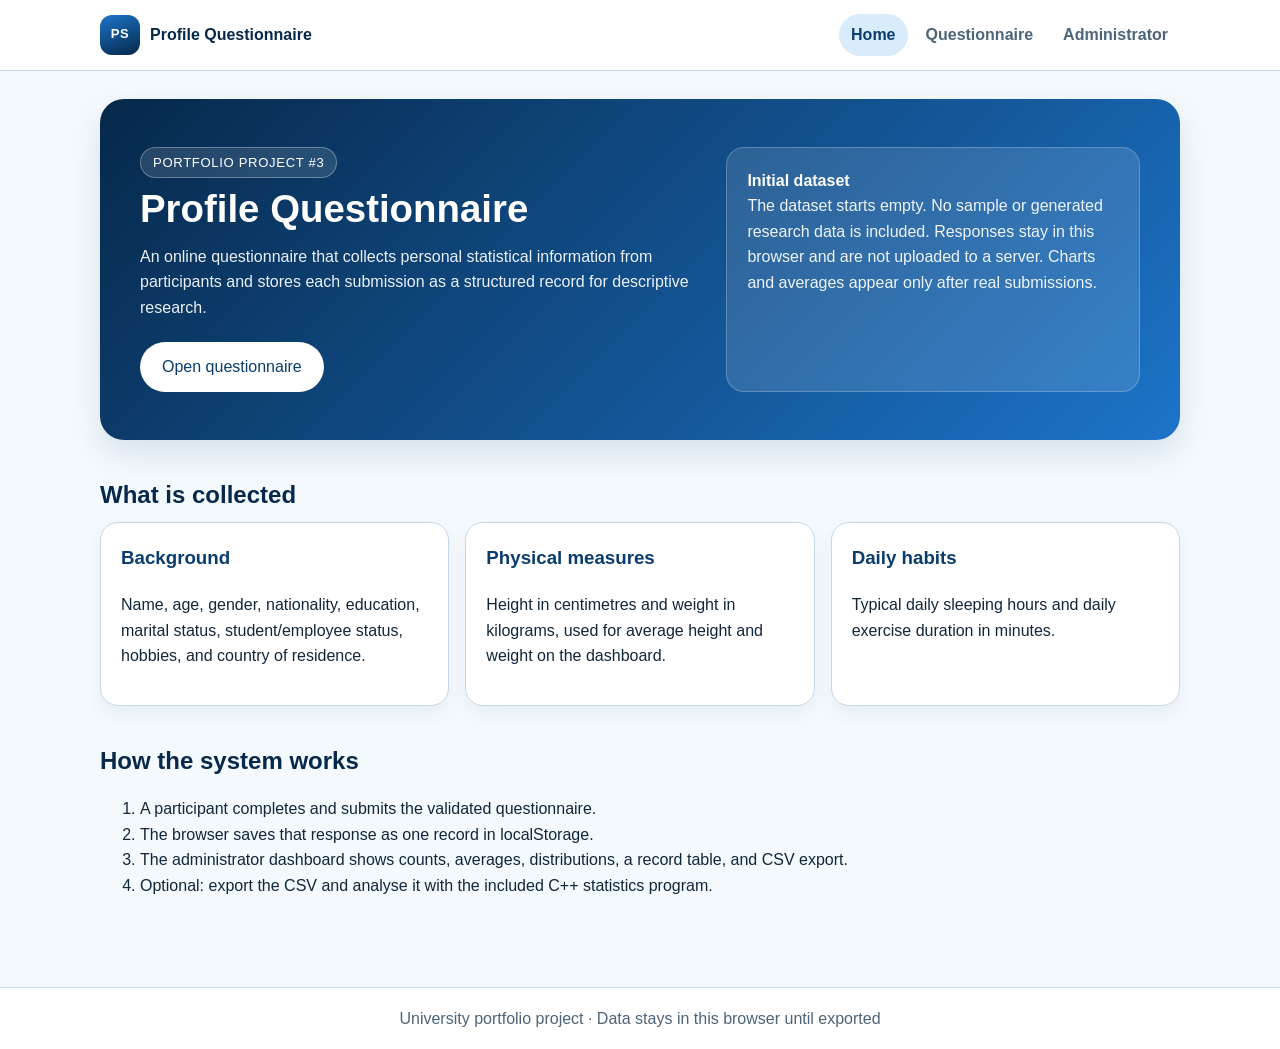
<file: index.html>
<!DOCTYPE html>
<html lang="en">
<head>
  <meta charset="UTF-8">
  <meta name="viewport" content="width=device-width, initial-scale=1.0">
  <title>Profile Questionnaire | Portfolio Project #3</title>
  <link rel="stylesheet" href="css/styles.css">
</head>
<body>
  <a class="skip-link" href="#main">Skip to content</a>
  <header class="site-header">
    <div class="nav-wrap">
      <a class="brand" href="index.html">
        <span class="brand-mark">PS</span>
        <span>Profile Questionnaire</span>
      </a>
      <button class="menu-toggle" type="button" aria-expanded="false">Menu</button>
      <nav class="nav-links">
        <a href="index.html" aria-current="page">Home</a>
        <a href="questionnaire.html">Questionnaire</a>
        <a href="admin.html">Administrator</a>
      </nav>
    </div>
  </header>

  <main id="main" class="page">
    <section class="hero">
      <div>
        <span class="eyebrow">Portfolio Project #3</span>
        <h1>Profile Questionnaire</h1>
        <p>
          An online questionnaire that collects personal statistical information from participants
          and stores each submission as a structured record for descriptive research.
        </p>
        <a class="btn btn-primary" href="questionnaire.html">Open questionnaire</a>
      </div>
      <div class="hero-card">
        <strong>Initial dataset</strong>
        <p>The dataset starts empty. No sample or generated research data is included. Responses stay in this browser and are not uploaded to a server. Charts and averages appear only after real submissions.</p>
      </div>
    </section>

    <section class="section">
      <h2>What is collected</h2>
      <div class="cards">
        <article class="card">
          <h3>Background</h3>
          <p>Name, age, gender, nationality, education, marital status, student/employee status, hobbies, and country of residence.</p>
        </article>
        <article class="card">
          <h3>Physical measures</h3>
          <p>Height in centimetres and weight in kilograms, used for average height and weight on the dashboard.</p>
        </article>
        <article class="card">
          <h3>Daily habits</h3>
          <p>Typical daily sleeping hours and daily exercise duration in minutes.</p>
        </article>
      </div>
    </section>

    <section class="section">
      <h2>How the system works</h2>
      <ol>
        <li>A participant completes and submits the validated questionnaire.</li>
        <li>The browser saves that response as one record in localStorage.</li>
        <li>The administrator dashboard shows counts, averages, distributions, a record table, and CSV export.</li>
        <li>Optional: export the CSV and analyse it with the included C++ statistics program.</li>
      </ol>
    </section>
  </main>

  <footer class="site-footer">University portfolio project · Data stays in this browser until exported</footer>
  <script src="js/nav.js"></script>
</body>
</html>
</file>
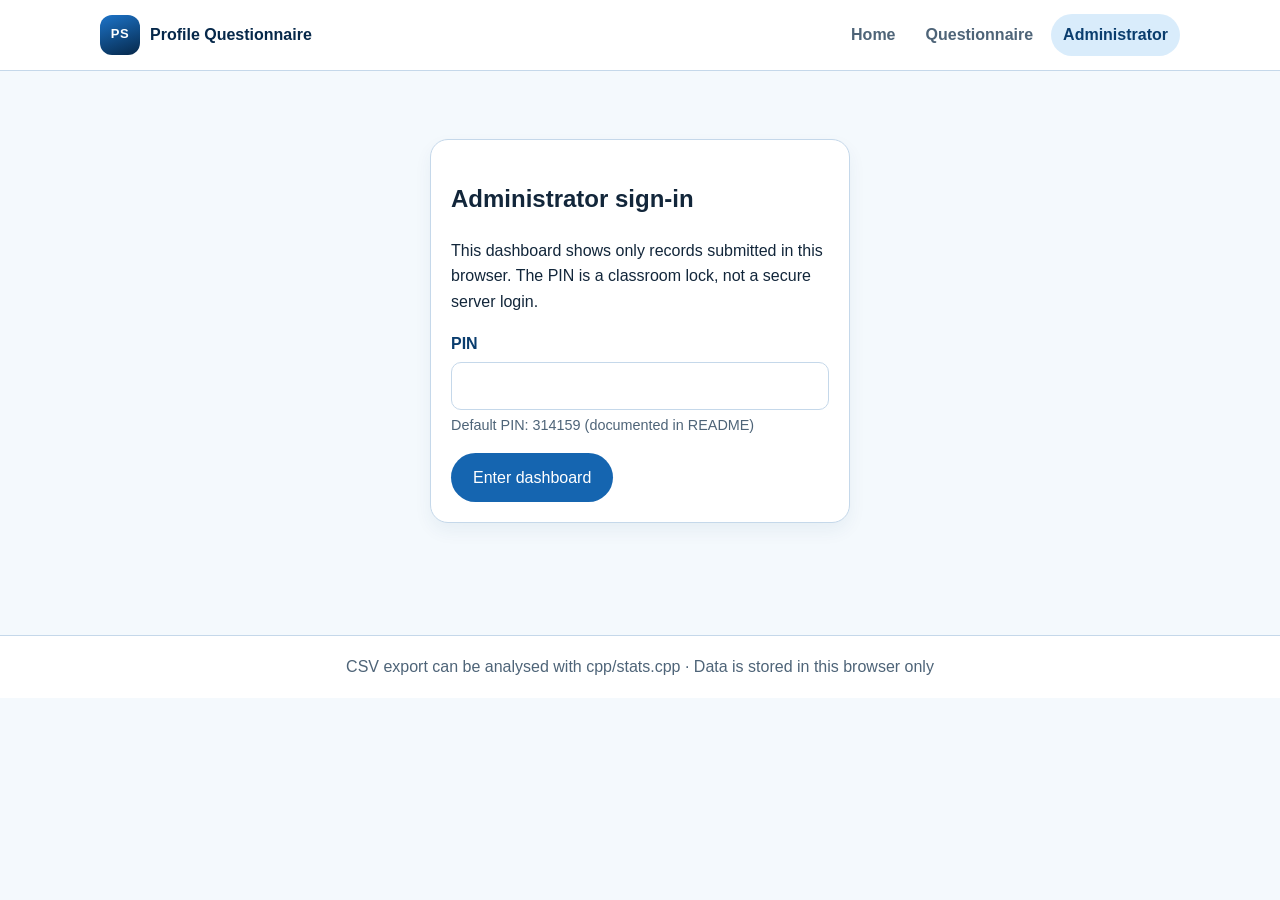
<file: admin.html>
<!DOCTYPE html>
<html lang="en">
<head>
  <meta charset="UTF-8">
  <meta name="viewport" content="width=device-width, initial-scale=1.0">
  <title>Administrator | Profile Questionnaire</title>
  <link rel="stylesheet" href="css/styles.css">
</head>
<body>
  <a class="skip-link" href="#admin-page">Skip to content</a>
  <header class="site-header">
    <div class="nav-wrap">
      <a class="brand" href="index.html">
        <span class="brand-mark">PS</span>
        <span>Profile Questionnaire</span>
      </a>
      <button class="menu-toggle" type="button" aria-expanded="false">Menu</button>
      <nav class="nav-links">
        <a href="index.html">Home</a>
        <a href="questionnaire.html">Questionnaire</a>
        <a href="admin.html" aria-current="page">Administrator</a>
      </nav>
    </div>
  </header>

  <main id="admin-page" class="page">
    <section id="login-panel" class="card login-box">
      <h1>Administrator sign-in</h1>
      <p>This dashboard shows only records submitted in this browser. The PIN is a classroom lock, not a secure server login.</p>
      <form id="login-form">
        <div class="field">
          <label for="admin-pin">PIN</label>
          <input id="admin-pin" name="pin" type="password" inputmode="numeric" autocomplete="off">
          <p class="hint">Default PIN: 314159 (documented in README)</p>
        </div>
        <div class="error" id="login-error"></div>
        <button class="btn btn-solid" type="submit">Enter dashboard</button>
      </form>
    </section>

    <section id="dash-panel" hidden>
      <h1>Administrator dashboard</h1>
      <p>Descriptive statistics are computed from actual submitted responses only.</p>
      <div class="error" id="admin-storage-error" role="alert"></div>
      <div class="btn-row">
        <button class="btn btn-solid" type="button" id="export-csv">Export CSV</button>
        <button class="btn btn-ghost" type="button" id="clear-records">Clear all records</button>
        <button class="btn btn-ghost" type="button" id="logout">Sign out</button>
      </div>

      <section class="stats" aria-label="Summary statistics">
        <article class="stat">
          <div class="label">Total participants</div>
          <div class="value" id="stat-total">0</div>
        </article>
        <article class="stat">
          <div class="label">Average age</div>
          <div class="value" id="stat-age">—</div>
        </article>
        <article class="stat">
          <div class="label">Average height</div>
          <div class="value" id="stat-height">—</div>
        </article>
        <article class="stat">
          <div class="label">Average weight</div>
          <div class="value" id="stat-weight">—</div>
        </article>
        <article class="stat">
          <div class="label">Gender distribution</div>
          <div class="value" style="font-size:1rem;" id="stat-gender">No records</div>
        </article>
        <article class="stat">
          <div class="label">Education-level distribution</div>
          <div class="value" style="font-size:1rem;" id="stat-education">No records</div>
        </article>
      </section>

      <div id="empty-state" class="empty section">
        <h2>The dataset is empty</h2>
        <p>No participant has submitted the questionnaire yet. There is no generated or sample research data. After the first real submission, totals, averages, charts, and the record table will appear here.</p>
        <a class="btn btn-solid" href="questionnaire.html">Open questionnaire</a>
      </div>

      <section class="charts section" id="charts-wrap" hidden>
        <article class="chart-box">
          <h3>Gender distribution</h3>
          <canvas id="chart-gender" width="520" height="280"></canvas>
        </article>
        <article class="chart-box">
          <h3>Education-level distribution</h3>
          <canvas id="chart-education" width="520" height="280"></canvas>
        </article>
        <article class="chart-box">
          <h3>Student / employee status</h3>
          <canvas id="chart-status" width="520" height="280"></canvas>
        </article>
        <article class="chart-box">
          <h3>Marital status</h3>
          <canvas id="chart-marital" width="520" height="280"></canvas>
        </article>
      </section>

      <section class="section" id="table-wrap" hidden>
        <h2>Collected records</h2>
        <div class="table-wrap">
          <table>
            <thead>
              <tr>
                <th>ID</th>
                <th>Submitted</th>
                <th>Name</th>
                <th>Age</th>
                <th>Gender</th>
                <th>Nationality</th>
                <th>Education</th>
                <th>Height</th>
                <th>Weight</th>
                <th>Marital</th>
                <th>Status</th>
                <th>Hobbies</th>
                <th>Sleep (h)</th>
                <th>Exercise (min)</th>
                <th>Country</th>
              </tr>
            </thead>
            <tbody id="records-body"></tbody>
          </table>
        </div>
      </section>
    </section>
  </main>

  <footer class="site-footer">CSV export can be analysed with cpp/stats.cpp · Data is stored in this browser only</footer>
  <script src="js/nav.js"></script>
  <script src="js/storage.js"></script>
  <script src="js/charts.js"></script>
  <script src="js/admin.js"></script>
</body>
</html>
</file>
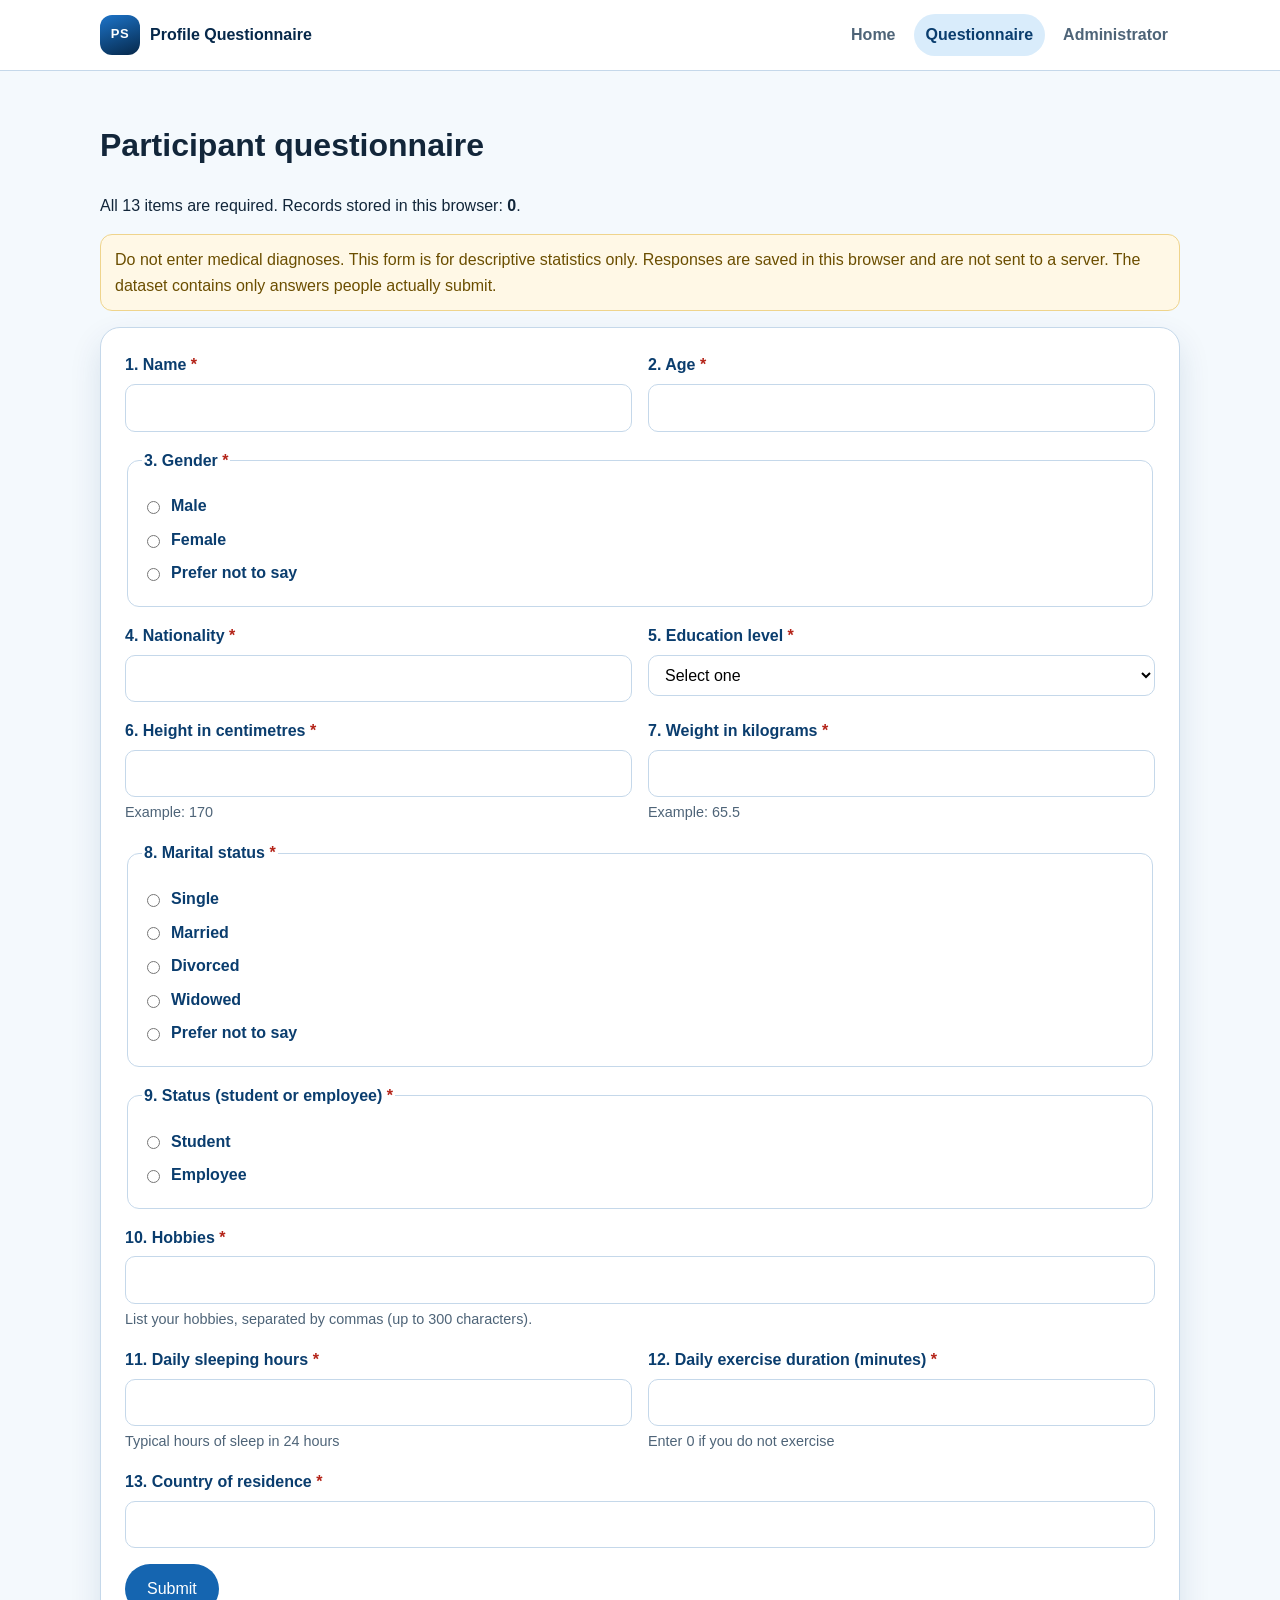
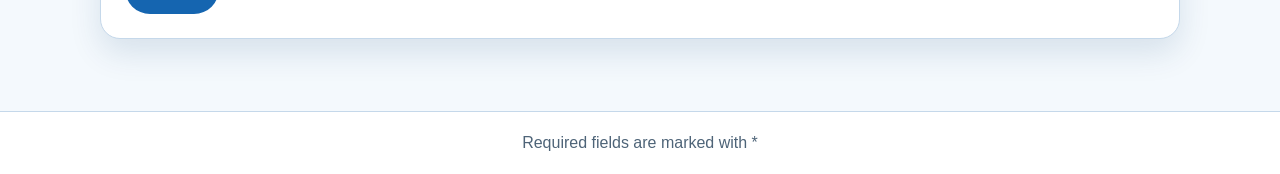
<file: questionnaire.html>
<!DOCTYPE html>
<html lang="en">
<head>
  <meta charset="UTF-8">
  <meta name="viewport" content="width=device-width, initial-scale=1.0">
  <title>Questionnaire | Profile Questionnaire</title>
  <link rel="stylesheet" href="css/styles.css">
</head>
<body>
  <a class="skip-link" href="#main">Skip to content</a>
  <header class="site-header">
    <div class="nav-wrap">
      <a class="brand" href="index.html">
        <span class="brand-mark">PS</span>
        <span>Profile Questionnaire</span>
      </a>
      <button class="menu-toggle" type="button" aria-expanded="false">Menu</button>
      <nav class="nav-links">
        <a href="index.html">Home</a>
        <a href="questionnaire.html" aria-current="page">Questionnaire</a>
        <a href="admin.html">Administrator</a>
      </nav>
    </div>
  </header>

  <main id="main" class="page">
    <h1>Participant questionnaire</h1>
    <p>All 13 items are required. Records stored in this browser: <strong id="record-count">0</strong>.</p>
    <p class="notice">Do not enter medical diagnoses. This form is for descriptive statistics only. Responses are saved in this browser and are not sent to a server. The dataset contains only answers people actually submit.</p>
    <div class="error" id="submission-error" role="alert"></div>

    <form id="stats-form" class="form-card" novalidate>
      <div class="grid-2">
        <div class="field" data-field="name">
          <label for="name">1. Name <span class="required">*</span></label>
          <input id="name" name="name" type="text" maxlength="80" autocomplete="name">
          <div class="error" data-error="name"></div>
        </div>
        <div class="field" data-field="age">
          <label for="age">2. Age <span class="required">*</span></label>
          <input id="age" name="age" type="number" min="1" max="120" step="1">
          <div class="error" data-error="age"></div>
        </div>
      </div>

      <div class="field" data-field="gender">
        <fieldset>
          <legend>3. Gender <span class="required">*</span></legend>
          <label class="option"><input type="radio" name="gender" value="Male"> Male</label>
          <label class="option"><input type="radio" name="gender" value="Female"> Female</label>
          <label class="option"><input type="radio" name="gender" value="Prefer not to say"> Prefer not to say</label>
        </fieldset>
        <div class="error" data-error="gender"></div>
      </div>

      <div class="grid-2">
        <div class="field" data-field="nationality">
          <label for="nationality">4. Nationality <span class="required">*</span></label>
          <input id="nationality" name="nationality" type="text" list="nation-list" maxlength="60">
          <datalist id="nation-list">
            <option value="Korean"></option>
            <option value="Japanese"></option>
            <option value="Chinese"></option>
            <option value="American"></option>
            <option value="British"></option>
            <option value="Vietnamese"></option>
            <option value="Filipino"></option>
            <option value="Indian"></option>
          </datalist>
          <div class="error" data-error="nationality"></div>
        </div>
        <div class="field" data-field="education">
          <label for="education">5. Education level <span class="required">*</span></label>
          <select id="education" name="education">
            <option value="">Select one</option>
            <option>High school</option>
            <option>Diploma / vocational</option>
            <option>Bachelor's degree</option>
            <option>Master's degree</option>
            <option>Doctorate</option>
            <option>Other</option>
          </select>
          <div class="error" data-error="education"></div>
        </div>
      </div>

      <div class="grid-2">
        <div class="field" data-field="heightCm">
          <label for="heightCm">6. Height in centimetres <span class="required">*</span></label>
          <input id="heightCm" name="heightCm" type="number" min="50" max="250" step="0.1">
          <p class="hint">Example: 170</p>
          <div class="error" data-error="heightCm"></div>
        </div>
        <div class="field" data-field="weightKg">
          <label for="weightKg">7. Weight in kilograms <span class="required">*</span></label>
          <input id="weightKg" name="weightKg" type="number" min="20" max="400" step="0.1">
          <p class="hint">Example: 65.5</p>
          <div class="error" data-error="weightKg"></div>
        </div>
      </div>

      <div class="field" data-field="maritalStatus">
        <fieldset>
          <legend>8. Marital status <span class="required">*</span></legend>
          <label class="option"><input type="radio" name="maritalStatus" value="Single"> Single</label>
          <label class="option"><input type="radio" name="maritalStatus" value="Married"> Married</label>
          <label class="option"><input type="radio" name="maritalStatus" value="Divorced"> Divorced</label>
          <label class="option"><input type="radio" name="maritalStatus" value="Widowed"> Widowed</label>
          <label class="option"><input type="radio" name="maritalStatus" value="Prefer not to say"> Prefer not to say</label>
        </fieldset>
        <div class="error" data-error="maritalStatus"></div>
      </div>

      <div class="field" data-field="occupationalStatus">
        <fieldset>
          <legend>9. Status (student or employee) <span class="required">*</span></legend>
          <label class="option"><input type="radio" name="occupationalStatus" value="Student"> Student</label>
          <label class="option"><input type="radio" name="occupationalStatus" value="Employee"> Employee</label>
        </fieldset>
        <div class="error" data-error="occupationalStatus"></div>
      </div>

      <div class="field" data-field="hobbies">
        <label for="hobbies">10. Hobbies <span class="required">*</span></label>
        <input id="hobbies" name="hobbies" type="text" maxlength="300" aria-describedby="hobbies-hint">
        <p class="hint" id="hobbies-hint">List your hobbies, separated by commas (up to 300 characters).</p>
        <div class="error" data-error="hobbies"></div>
      </div>

      <div class="grid-2">
        <div class="field" data-field="sleepHours">
          <label for="sleepHours">11. Daily sleeping hours <span class="required">*</span></label>
          <input id="sleepHours" name="sleepHours" type="number" min="0" max="24" step="0.5">
          <p class="hint">Typical hours of sleep in 24 hours</p>
          <div class="error" data-error="sleepHours"></div>
        </div>
        <div class="field" data-field="exerciseMinutes">
          <label for="exerciseMinutes">12. Daily exercise duration (minutes) <span class="required">*</span></label>
          <input id="exerciseMinutes" name="exerciseMinutes" type="number" min="0" max="600" step="1">
          <p class="hint">Enter 0 if you do not exercise</p>
          <div class="error" data-error="exerciseMinutes"></div>
        </div>
      </div>

      <div class="field" data-field="country">
        <label for="country">13. Country of residence <span class="required">*</span></label>
        <input id="country" name="country" type="text" list="country-list" maxlength="80">
        <datalist id="country-list">
          <option value="South Korea"></option>
          <option value="Japan"></option>
          <option value="China"></option>
          <option value="United States"></option>
          <option value="United Kingdom"></option>
          <option value="Vietnam"></option>
          <option value="Philippines"></option>
          <option value="India"></option>
        </datalist>
        <div class="error" data-error="country"></div>
      </div>

      <button class="btn btn-solid" type="submit">Submit</button>
    </form>
  </main>

  <div class="modal" id="confirm-modal" role="dialog" aria-labelledby="confirm-title" aria-modal="true">
    <div class="modal-card">
      <h2 id="confirm-title">Response saved</h2>
      <p>Your answers were stored as one dataset record in this browser. They will appear on the administrator dashboard immediately.</p>
      <div class="btn-row" style="justify-content:center;">
        <a class="btn btn-solid" href="admin.html">Open administrator dashboard</a>
        <button class="btn btn-ghost" type="button" data-close-modal>Submit another person</button>
      </div>
    </div>
  </div>

  <footer class="site-footer">Required fields are marked with *</footer>
  <script src="js/nav.js"></script>
  <script src="js/storage.js"></script>
  <script src="js/questionnaire.js"></script>
</body>
</html>
</file>
<file: css/styles.css>
:root {
  --blue-950: #06284a;
  --blue-900: #0a3d6e;
  --blue-700: #1565b0;
  --blue-600: #1d74c9;
  --blue-100: #d9ecfb;
  --blue-50: #f4f9fd;
  --white: #ffffff;
  --ink: #12263a;
  --muted: #4e6478;
  --line: #c5d8ea;
  --danger: #b42318;
  --danger-bg: #fdecea;
  --ok: #067647;
  --ok-bg: #e7f6ee;
  --shadow: 0 14px 32px rgba(10, 61, 110, 0.12);
  --radius: 18px;
  --max: 1120px;
}

*,
*::before,
*::after { box-sizing: border-box; }

html { scroll-behavior: smooth; }

body {
  margin: 0;
  font-family: "Segoe UI", "Helvetica Neue", Arial, sans-serif;
  color: var(--ink);
  background: var(--blue-50);
  line-height: 1.6;
}

a { color: var(--blue-700); }

.skip-link {
  position: absolute;
  left: 12px;
  top: -40px;
  background: var(--blue-900);
  color: var(--white);
  padding: 8px 12px;
  z-index: 20;
}

.skip-link:focus { top: 12px; }

.site-header {
  background: var(--white);
  border-bottom: 1px solid var(--line);
  position: sticky;
  top: 0;
  z-index: 40;
}

.nav-wrap {
  max-width: var(--max);
  margin: 0 auto;
  padding: 14px 20px;
  display: flex;
  align-items: center;
  justify-content: space-between;
  gap: 16px;
}

.brand {
  display: flex;
  align-items: center;
  gap: 10px;
  text-decoration: none;
  color: var(--blue-950);
  font-weight: 800;
}

.brand-mark {
  width: 40px;
  height: 40px;
  border-radius: 12px;
  background: linear-gradient(160deg, var(--blue-600), var(--blue-950));
  color: var(--white);
  display: grid;
  place-items: center;
  font-size: 13px;
  letter-spacing: 0.04em;
}

.nav-links {
  display: flex;
  gap: 6px;
  align-items: center;
}

.nav-links a {
  text-decoration: none;
  color: var(--muted);
  padding: 8px 12px;
  border-radius: 999px;
  font-weight: 650;
}

.nav-links a:hover,
.nav-links a[aria-current="page"] {
  background: var(--blue-100);
  color: var(--blue-900);
}

.menu-toggle {
  display: none;
  border: 1px solid var(--line);
  background: var(--white);
  border-radius: 8px;
  padding: 8px 10px;
  cursor: pointer;
  color: var(--blue-900);
  font-weight: 700;
}

.page {
  max-width: var(--max);
  margin: 0 auto;
  padding: 28px 20px 72px;
}

.hero {
  background: linear-gradient(135deg, var(--blue-950), var(--blue-600));
  color: var(--white);
  border-radius: 24px;
  padding: 48px 40px;
  display: grid;
  grid-template-columns: 1.35fr 1fr;
  gap: 28px;
  box-shadow: var(--shadow);
}

.hero h1 {
  margin: 8px 0 12px;
  font-size: clamp(1.7rem, 3vw, 2.5rem);
  line-height: 1.2;
}

.eyebrow {
  display: inline-block;
  border: 1px solid rgba(255,255,255,0.3);
  background: rgba(255,255,255,0.12);
  border-radius: 999px;
  padding: 4px 12px;
  font-size: 0.82rem;
  text-transform: uppercase;
  letter-spacing: 0.05em;
}

.hero p { margin: 0 0 22px; color: rgba(255,255,255,0.92); }

.hero-card {
  background: rgba(255,255,255,0.12);
  border: 1px solid rgba(255,255,255,0.22);
  border-radius: var(--radius);
  padding: 20px;
}

.btn {
  display: inline-flex;
  align-items: center;
  justify-content: center;
  border: 0;
  border-radius: 999px;
  padding: 12px 22px;
  font-weight: 700;
  cursor: pointer;
  text-decoration: none;
  font: inherit;
}

.btn-primary { background: var(--white); color: var(--blue-900); }
.btn-primary:hover { background: var(--blue-50); }
.btn-solid { background: var(--blue-700); color: var(--white); }
.btn-solid:hover { background: var(--blue-900); }
.btn-ghost {
  background: transparent;
  color: var(--blue-900);
  border: 1px solid var(--line);
}
.btn-ghost:hover { background: var(--blue-100); }
.btn-danger { background: var(--danger); color: var(--white); }

.btn-row {
  display: flex;
  flex-wrap: wrap;
  gap: 10px;
  margin: 16px 0;
}

.section { margin-top: 36px; }
.section h2 { color: var(--blue-950); margin-bottom: 8px; }

.cards {
  display: grid;
  grid-template-columns: repeat(3, 1fr);
  gap: 16px;
}

.card {
  background: var(--white);
  border: 1px solid var(--line);
  border-radius: var(--radius);
  padding: 20px;
  box-shadow: 0 8px 18px rgba(10, 61, 110, 0.06);
}

.card h3 { margin-top: 0; color: var(--blue-900); }

.notice {
  background: #fff8e6;
  border: 1px solid #efd48c;
  color: #6b4e00;
  border-radius: 12px;
  padding: 12px 14px;
}

.empty {
  background: var(--white);
  border: 1px dashed var(--blue-700);
  border-radius: var(--radius);
  padding: 28px 20px;
  text-align: center;
}

.form-card {
  background: var(--white);
  border: 1px solid var(--line);
  border-radius: 20px;
  padding: 24px;
  box-shadow: var(--shadow);
}

.grid-2 {
  display: grid;
  grid-template-columns: 1fr 1fr;
  gap: 16px;
}

.field { margin-bottom: 16px; }
.field label, legend {
  font-weight: 700;
  color: var(--blue-900);
}

.required { color: var(--danger); }

input[type="text"],
input[type="number"],
input[type="password"],
select {
  width: 100%;
  margin-top: 6px;
  padding: 10px 12px;
  border: 1px solid var(--line);
  border-radius: 10px;
  font: inherit;
  background: var(--white);
}

fieldset {
  border: 1px solid var(--line);
  border-radius: 12px;
  padding: 12px 14px;
}

.option {
  display: flex;
  gap: 8px;
  align-items: center;
  margin: 8px 0;
  font-weight: 500;
  cursor: pointer;
}

.hint { color: var(--muted); font-size: 0.9rem; margin: 4px 0 0; font-weight: 500; }

input:focus-visible,
select:focus-visible,
button:focus-visible,
a:focus-visible {
  outline: 3px solid #78b9f1;
  outline-offset: 2px;
}

.btn:disabled {
  cursor: not-allowed;
  opacity: 0.65;
}

.error {
  display: none;
  color: var(--danger);
  background: var(--danger-bg);
  border-radius: 8px;
  padding: 8px 10px;
  margin-top: 8px;
}

.error.visible { display: block; }
.field.invalid input,
.field.invalid select,
.field.invalid fieldset { border-color: var(--danger); }

.stats {
  display: grid;
  grid-template-columns: repeat(3, 1fr);
  gap: 14px;
}

.stat {
  background: var(--white);
  border: 1px solid var(--line);
  border-radius: var(--radius);
  padding: 16px;
}

.stat .value {
  font-size: 1.85rem;
  font-weight: 800;
  color: var(--blue-900);
}

.stat .label { color: var(--muted); }

.charts {
  display: grid;
  grid-template-columns: 1fr 1fr;
  gap: 16px;
}

.chart-box {
  background: var(--white);
  border: 1px solid var(--line);
  border-radius: var(--radius);
  padding: 16px;
}

.chart-box h3 { margin: 0 0 10px; color: var(--blue-900); }
canvas { width: 100%; height: auto; }

.table-wrap {
  overflow-x: auto;
  background: var(--white);
  border: 1px solid var(--line);
  border-radius: var(--radius);
}

table {
  width: 100%;
  border-collapse: collapse;
  min-width: 980px;
}

th, td {
  text-align: left;
  padding: 10px 12px;
  border-bottom: 1px solid var(--line);
  font-size: 0.92rem;
}

th {
  background: var(--blue-100);
  color: var(--blue-950);
  position: sticky;
  top: 0;
}

.login-box {
  max-width: 420px;
  margin: 40px auto;
}

.modal {
  position: fixed;
  inset: 0;
  background: rgba(6, 40, 74, 0.55);
  display: none;
  place-items: center;
  padding: 20px;
  z-index: 80;
}

.modal.open { display: grid; }

.modal-card {
  background: var(--white);
  max-width: 460px;
  width: 100%;
  border-radius: 20px;
  padding: 28px;
  text-align: center;
}

.site-footer {
  border-top: 1px solid var(--line);
  background: var(--white);
  color: var(--muted);
  text-align: center;
  padding: 18px;
}

@media (max-width: 900px) {
  .hero, .cards, .stats, .charts, .grid-2 { grid-template-columns: 1fr; }
  .hero { padding: 32px 22px; }
}

@media (max-width: 720px) {
  .menu-toggle { display: inline-flex; }
  .nav-links {
    display: none;
    position: absolute;
    right: 16px;
    top: 64px;
    background: var(--white);
    border: 1px solid var(--line);
    border-radius: 12px;
    flex-direction: column;
    padding: 8px;
    min-width: 190px;
    box-shadow: var(--shadow);
  }
  .nav-links.open { display: flex; }
}
</file>
